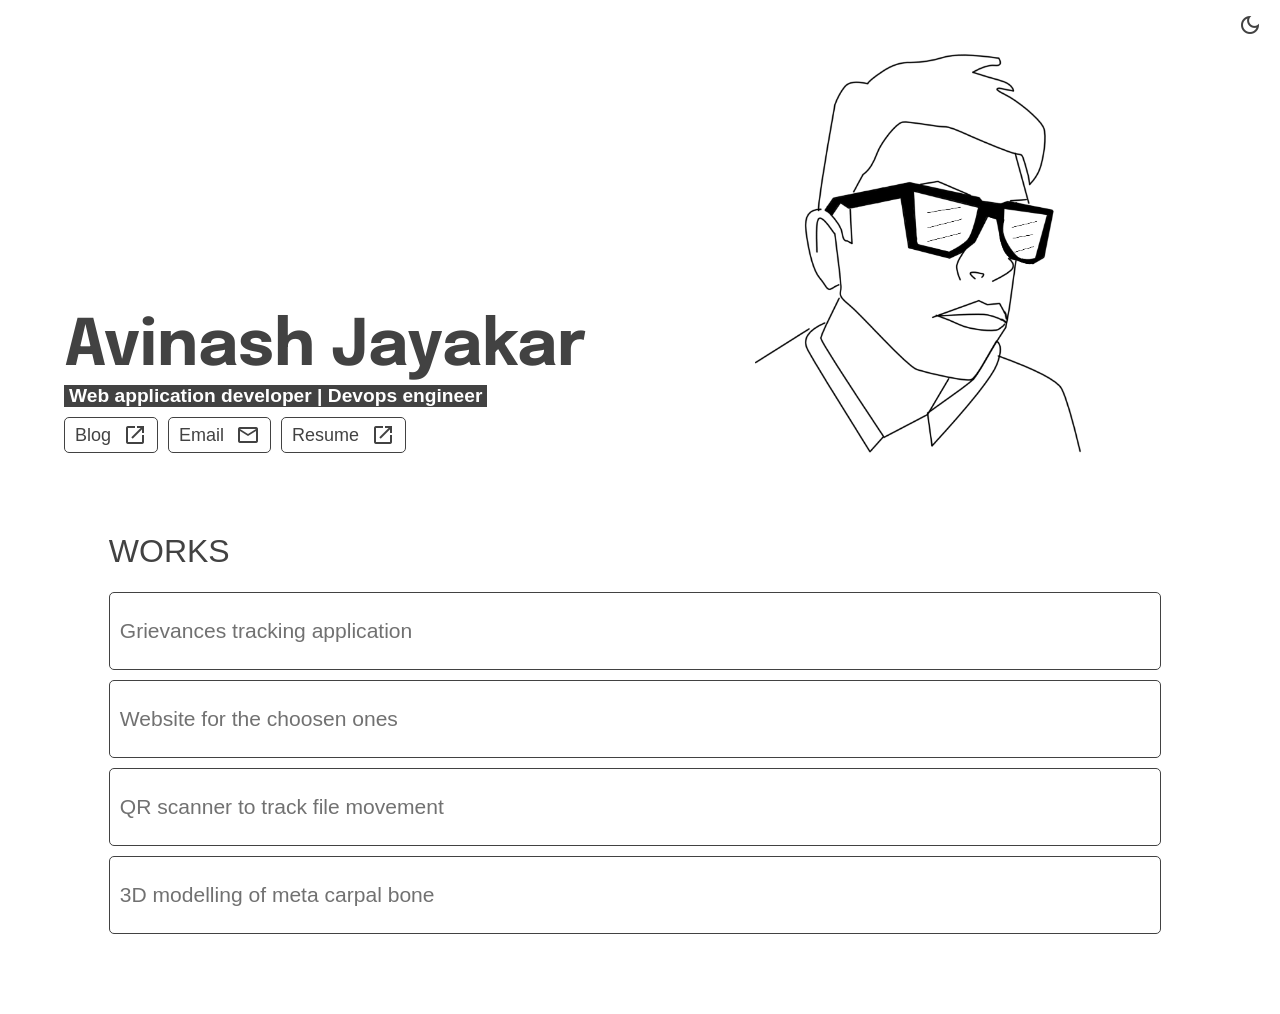
<file: index.html>
<!DOCTYPE html>
<html lang="en">

<head>
  <meta charset="UTF-8" />
  <meta http-equiv="X-UA-Compatible" content="IE=edge" />
  <meta name="viewport" content="width=device-width, initial-scale=1.0" />
  <link rel="stylesheet" href="styles/main.css" />
  <link rel="stylesheet"
    href="https://fonts.googleapis.com/css2?family=Material+Symbols+Outlined:opsz,wght,FILL,GRAD@48,400,0,0" />
  <link href="https://fonts.googleapis.com/css2?family=Epilogue:wght@700&display=swap" rel="stylesheet" />
  <link rel="shortcut icon" href="./assets/img/menacing.svg" type="image/x-icon" />
  <title>avithemad</title>
</head>

<body>
  <script src="scripts/main.js" defer></script>
  <header>
    <nav>
      <div class="nav-wrapper">
        <button class="nav-button" id="menu-button">
          <span class="material-symbols-outlined icon"> </span>
        </button>
        <button class="nav-button" id="theme-toggle">
          <span class="material-symbols-outlined icon" id="theme-icon">
            dark_mode
          </span>
        </button>
      </div>
    </nav>
  </header>

  <section class="intro-section">
    <div class="intro-section_text">
      <h1 class="intro-section_title">Avinash Jayakar</h1>
      <p class="intro-section_subtitle">
        Web application developer | Devops engineer
      </p>

      <div class="cta">
        <a class="cta-link" href="https://blog.snvt.xyz" target="_blank" rel="noopener noreferrer">Blog
          <span class="material-symbols-outlined"> open_in_new </span></a>
        <a class="cta-link" href="mailto:avithemad@gmail.com?subject=Mail from website visit.">Email <span
            class="material-symbols-outlined"> mail </span></a>
        <a class="cta-link" target="_blank" href="./assets/Avinash_Jayakar_Resume_2.pdf">Resume
          <span class="material-symbols-outlined">open_in_new </span></a>
      </div>
    </div>
    <div class="intro-section_image">
      <img src="./assets/img/adj-sketvh.png" class="intro-img" alt="" />
    </div>
  </section>

  <div class="work-section">
    <h1 style="font-weight: 100;">WORKS
      </h2>
      <div>
        <a class="cta-link" href="https://miom.netlify.app/" target="_blank">
          <h3 style="font-weight: 100;opacity: 0.75;">Grievances tracking application</h3>
        </a>
      </div>
      <div>
        <a class="cta-link" href="https://choosen-ones.netlify.app/" target="_blank">

          <h3 style="font-weight: 100;opacity: 0.75;">Website for the choosen ones</h3>
        </a>
      </div>
      <div>
        <a class="cta-link" href="https://miom.netlify.app/qrscanner" target="_blank">

          <h3 style="font-weight: 100;opacity: 0.75;">QR scanner to track file movement</h3>
        </a>
      </div>
      <div>
        <a class="cta-link" href="https://ieeexplore.ieee.org/document/8635067" target="_blank">

          <h3 style="font-weight: 100;opacity: 0.75;">3D modelling of meta carpal bone</h3>
        </a>
      </div>
  </div>
</body>

</html>
</file>
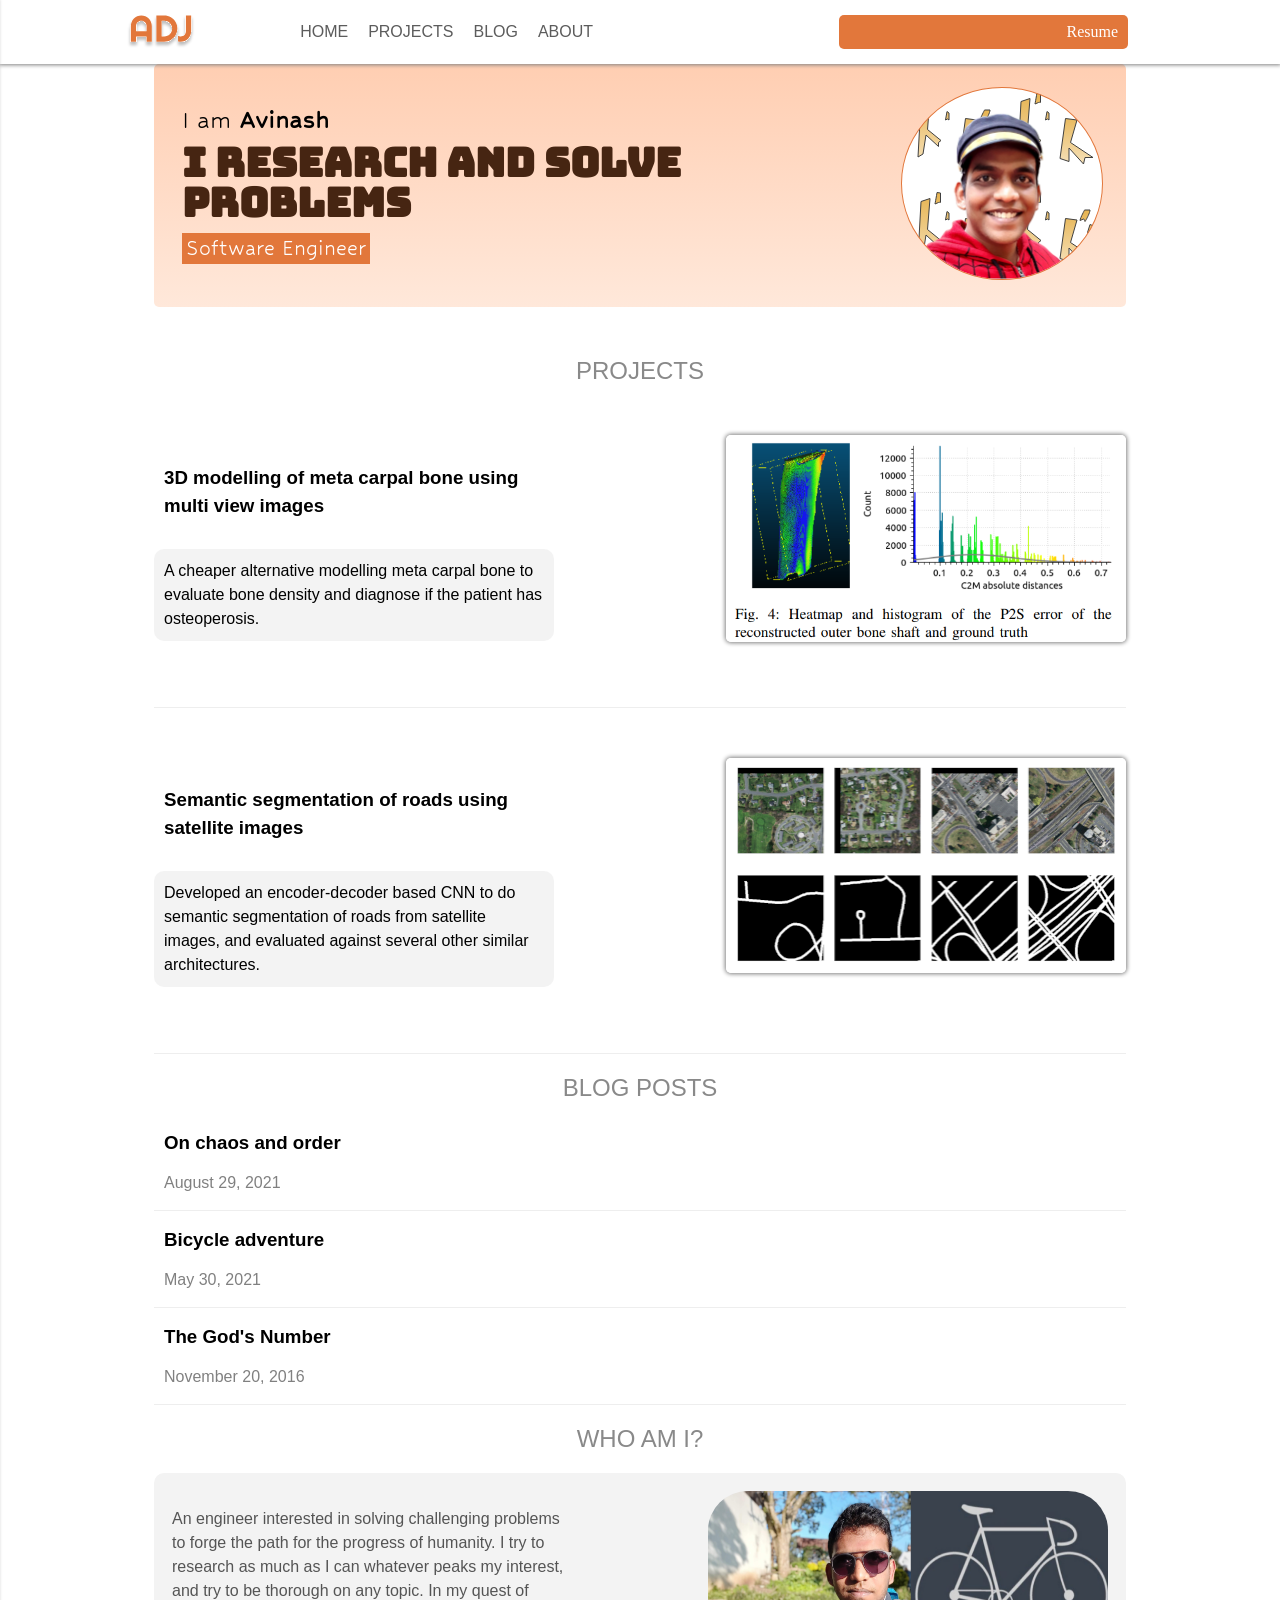
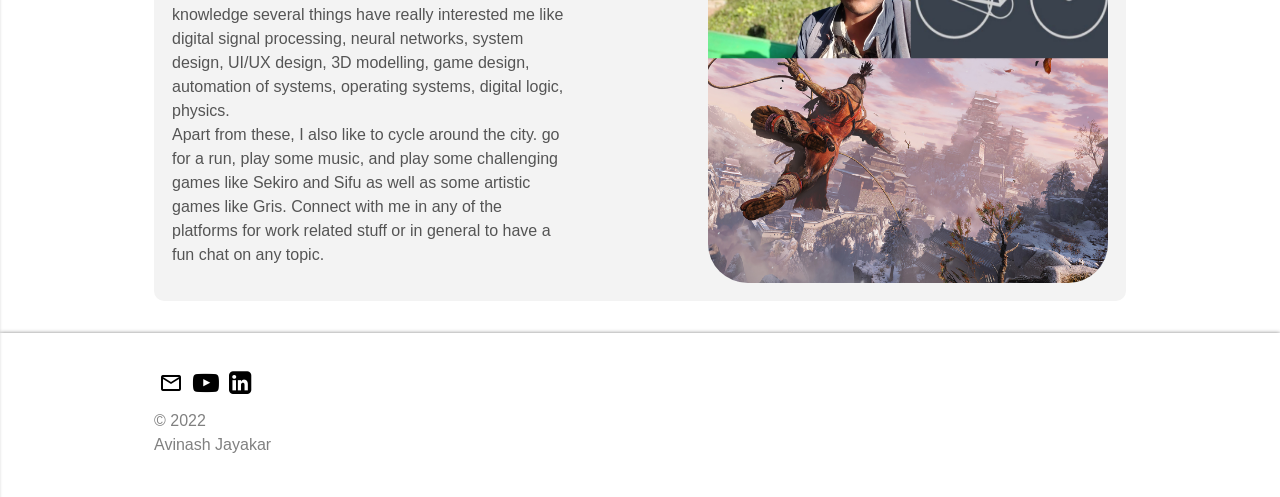
<file: index_old.html>
<!DOCTYPE html>
<html lang="en">

<head>
    <meta charset="UTF-8">
    <meta http-equiv="X-UA-Compatible" content="IE=edge">
    <meta name="viewport" content="width=device-width, initial-scale=1.0">
    <link rel="stylesheet" href="styles.css">
    <link rel="preconnect" href="https://fonts.googleapis.com">
    <link rel="preconnect" href="https://fonts.gstatic.com" crossorigin>
    <link rel="preconnect" href="https://fonts.gstatic.com" crossorigin>
    <link href="https://fonts.googleapis.com/css2?family=Bungee+Inline&family=Hubballi&display=swap" rel="stylesheet">
    <link href="https://fonts.googleapis.com/icon?family=Material+Icons+Outlined" rel="stylesheet">
    <link rel="stylesheet" href="https://cdnjs.cloudflare.com/ajax/libs/font-awesome/4.7.0/css/font-awesome.min.css">
    <link rel="shortcut icon" href="favicon.ico" type="image/x-icon">
    <title>Avinash Jayakar</title>
</head>

<body>
    <nav class="navigation-mobile" id="navigation-mobile">
        <button id="nav-back">
            <span class="material-icons-outlined nav-mobile-back">
                arrow_back
            </span>
        </button>
        <ul class="navigation__items">
            <li class="nav__item">
                <a href="#home" class="nav__link">home</a>
            </li>
            <li class="nav__item">
                <a href="#projects" class="nav__link">projects</a>
            </li>
            <li class="nav__item">
                <a href="#blog-posts" class="nav__link">blog</a>
            </li>
            <li class="nav__item">
                <a href="#about" class="nav__link">about</a>
            </li>
        </ul>
    </nav>
    <div id="body-wrapper">
       
        <header class="header">

            <div class="nav-bar">
                <button id="nav-toggle" class="nav-toggle" aria-label="toggle-navigation">
                    <span class="material-icons-outlined">
                        menu
                    </span>
                </button>
                <div class="logo">
                    <img src="img/adj-logo.svg" height="50">
                </div>


                <nav class="navigation">
                    <ul class="navigation__items">
                        <li class="nav__item">
                            <a href="#home" class="nav__link">home</a>
                        </li>
                        <li class="nav__item">
                            <a href="#projects" class="nav__link">projects</a>
                        </li>
                        <li class="nav__item">
                            <a href="#blog-posts" class="nav__link">blog</a>
                        </li>
                        <li class="nav__item">
                            <a href="#about" class="nav__link">about</a>
                        </li>
                    </ul>
                </nav>
                <div class="resume">
                    <span class="material-icons open-resume">
                        <span class="material-icons-outlined">
                            file_open
                        </span>
                    </span>
                    <a class="resume-link" target="_blank" href="Resume_Avinash_Jayakar.pdf">Resume</a>
                </div>
            </div>
        </header>

        <main class="site-content">
            <div class="site-wrapper">
                <section class="intro" id="home">
                    <div class="intro__bio">
                        <h1 class="section__title--intro">
                            I am
                            <strong>Avinash</strong>
                        </h1>
                        <h1 class="tag-line">
                            I research and solve problems
                        </h1>
                        <p class="section__subtitle--intro">Software Engineer</p>
                    </div>

                    <div class="profile-picture">
                        <img class="adj-image" src="img/adj-image.png" alt="">
                    </div>

                </section>

                <section class="my-projects" id="projects">
                    <h2 class="section__title ">projects</h2>
                    <div class="projects">
                        <div class="project">
                            <div class="project-description">
                                <a href="https://ieeexplore.ieee.org/document/8635067" target="_blank">
                                    <h3>3D modelling of meta carpal bone using multi view images</h3>
                                    <p>
                                        A cheaper alternative modelling meta carpal bone to evaluate bone density and
                                        diagnose if the patient has osteoperosis.
                                    </p>
                                </a>
                            </div>
                            <div class="proj-img-wrapper">
                                <a href="https://ieeexplore.ieee.org/document/8635067" target="_blank"><img
                                        class="proj-img" src="img/project/meta-carpal.PNG" alt=""></a>
                            </div>
                        </div>
                        <hr>
                        <div class="project">


                            <div class="project-description">
                                <a href="https://ieeexplore.ieee.org/document/8763955" target="_blank">
                                    <h3>Semantic segmentation of roads using satellite images</h3>
                                    <p>
                                        Developed an encoder-decoder based CNN to do semantic segmentation of roads from
                                        satellite images, and evaluated against several other similar architectures.
                                    </p>
                                </a>
                            </div>
                            <div class="proj-img-wrapper">
                                <a href="https://ieeexplore.ieee.org/document/8763955" target="_blank"><img
                                        class="proj-img" src="img/project/semantic-seg.png" alt=""></a>
                            </div>
                        </div>


                    </div>
                    <hr>
                </section>

                <section class="my-blogs" id="blog-posts">
                    <h2 class="section__title">blog posts</h2>
                    <div class="blog">
                        <a href="https://avithemad.blogspot.com/2021/08/on-chaos.html" target="_blank">
                            <h3 class="blog-title">On chaos and order</h3>
                            <p class="blog-date">August 29, 2021</p>
                        </a>
                    </div>
                    <hr>
                    <div class="blog">
                        <a href="https://avithemad.blogspot.com/2021/05/djs-bizarre-adventure-1.html" target="_blank">
                            <h3 class="blog-title">Bicycle adventure</h3>
                            <p class="blog-date">May 30, 2021</p>
                        </a>
                    </div>
                    <hr>
                    <div class="blog">
                        <a href="https://avithemad.blogspot.com/2016/11/the-gods-number.html" target="_blank">
                            <h3 class="blog-title">The God's Number</h3>
                            <p class="blog-date">November 20, 2016</p>
                        </a>
                    </div>
                    <hr>
                </section>

                <section class="about" id="about">
                    <h2 class="section__title section__title--about">who am i?</h2>

                    <div class="about-wrapper">
                        <div class="about-me__body">
                            <p>An engineer interested in solving challenging problems to forge the path for the progress
                                of
                                humanity. I try to research as much as I can whatever peaks my interest, and try to be
                                thorough
                                on any topic. In my quest of knowledge several things have really interested me like
                                digital
                                signal processing, neural networks, system design, UI/UX design, 3D modelling, game
                                design,
                                automation of systems, operating systems,
                                digital logic, physics. <br>Apart from these, I also like to cycle around the city. go
                                for a
                                run,
                                play some music, and play some challenging games like Sekiro and Sifu as well as some
                                artistic
                                games like Gris. Connect with me in any of
                                the platforms for work related stuff or in general to have a fun chat on any
                                topic.
                            </p>
                        </div>
                        <img class="about-img" src="img/about.png" alt="">
                    </div>
                </section>
            </div>
        </main>

        <footer>
            <div class="footer">
                <div class="connect-links">
                    <a class="connect-link"
                        href="mailto:avithemad@gmail.com?subject=Visited your website, lets connect."><span
                            class="material-icons-outlined">
                            email
                        </span></a>
                    <a class="connect-link" href="https://www.youtube.com/channel/UCjl1GkvPiXqBlYiiOVGLkyA"
                        target="_blank">
                        <i class="fa fa-youtube-play"></i>
                    </a>
                    <a class="connect-link" href="https://www.linkedin.com/in/avinash-jayakar-379961178/">
                        <i class="fa fa-linkedin-square"></i></a>
                </div>

                <div class="copyright">
                    <p>&copy; 2022</p>
                    <p>Avinash Jayakar
                    <p>
                </div>
            </div>

        </footer>
    </div>

    <script>
        var toggleButton = document.getElementById("nav-toggle");
        var mobileNavigation = document.getElementById("navigation-mobile");
        var navBack = document.getElementById("nav-back");
        var bodyWrapper = document.getElementById("body-wrapper");
        toggleButton.onclick = () => {
            mobileNavigation.style.left = 0;
            bodyWrapper.style.opacity = 0.5;
        }
        navBack.onclick = () => {
            mobileNavigation.style.left = "-220px";
            bodyWrapper.style.opacity = 1;
        }
    </script>

</body>

</html>
</file>
<file: styles/main.css>
:root {
  --primary-color: #302ae6;
  --secondary-color: #536390;
  --font-color: #424242;
  --bg-color: #fff;
  --heading-color: #292922;
  --switch-duration: 200ms;
  --img-contrast: contrast(1);
}

[data-theme=dark] {
  --primary-color: #9a97f3;
  --secondary-color: #818cab;
  --font-color: #ffffff;
  --bg-color: #000000;
  --heading-color: #818cab;
  --img-contrast: contrast(0);
}

body {
  font-family: "Lucida Sans", "Lucida Sans Regular", "Lucida Grande", "Lucida Sans Unicode", Geneva, Verdana, sans-serif;
  margin: 0;
  background-color: var(--bg-color);
  color: var(--font-color);
  transition-duration: var(--switch-duration);
  transition-property: background;
}

.icon {
  color: var(--font-color);
  transition-duration: var(--switch-duration);
}

.nav-button {
  border: none;
  background-color: var(--bg-color);
  transition-duration: var(--switch-duration);
}

.nav-wrapper {
  margin: 12px;
  display: flex;
  justify-content: space-between;
}

.intro-section {
  display: flex;
  margin: auto;
  width: 90%;
}

.intro-section_text {
  display: flex;
  flex-direction: column;
  justify-content: flex-end;
  width: 50%;
}

.intro-section_title {
  font-family: "Epilogue", sans-serif;
  font-size: 64px;
  margin: 0;
}

.intro-section_subtitle {
  margin: 0;
  background-color: var(--font-color);
  color: var(--bg-color);
  font-weight: bold;
  font-size: larger;
  margin-right: auto;
  margin-top: 5px;
  padding: 0 5px;
}

.intro-img {
  width: 60%;
  filter: var(--img-contrast);
}

.intro-section_image {
  display: flex;
  width: 50%;
  justify-content: center;
}

.cta {
  display: flex;
}

.cta-link {
  text-decoration: none;
  color: var(--font-color);
  border: 1px solid;
  border-radius: 5px;
  padding: 5px 10px;
  margin: 10px 10px 0 0;
  font-size: large;
  display: flex;
  align-items: center;
  transition-duration: var(--switch-duration);
}
.cta-link span {
  padding-left: 12px;
}

.cta-link:hover {
  opacity: 0.5;
}

@media (max-width: 850px) {
  .intro-section {
    flex-direction: column;
  }
  .intro-img {
    width: 100%;
    order: 0;
  }
  .intro-section_text {
    order: 1;
    width: 100%;
  }
  .intro-section_title {
    font-size: 40px;
  }
  .intro-section_subtitle {
    font-size: 13px;
  }
  .intro-section_image {
    align-self: center;
    margin-bottom: 20px;
  }
  .cta-link {
    font-size: medium;
  }
}
.work-section {
  width: 83%;
  margin: 5rem auto;
}/*# sourceMappingURL=main.css.map */
</file>
<file: styles.css>
body {
    min-height: 100vh;
    overflow-x: hidden;
    margin: 0;
    font-family: Arial, Helvetica, sans-serif;
    height: 100%;

}


/* Navigation section */
.header {
    display: grid;
    box-shadow: 0 0 4px 1px grey;
    grid-template-columns: 1fr min(1036px, 100%) 1fr;
    gap: 10px;
    height: 64px;
    left: 0;
    position: fixed;
    right: 0;
    top: 0;
    z-index: 1000;

}
.nav-bar {
    grid-column: 2 / auto;
    background: #fff;
    height: 64px;
    display: flex;
    align-items: center;
}

.logo {
    align-self: center;

}
.navigation {
    margin: 0 50px;
}

.navigation-mobile{
    position: fixed;
    /* display: none; */
    top: 0;
    left: 0;
    height: 9000px;
    box-shadow: 0 0 4px 1px grey;
    z-index: 2000;
    background-color: white;
    left: -220px;
    transition: all 0.2s ease-in;
}
#nav-back{
    border: none;
    background-color: white;
    
}
#body-wrapper{
    transition: all 0.15s ease-in;
}
.nav-mobile-back{
    margin: 8px;
    padding: 12px;
    border-radius: 50%;
}
.nav-mobile-back:hover{
    background-color: rgb(229, 229, 229);
}
.navigation-mobile > .navigation__items{
    display: flexbox;
    flex-direction: column;
    padding: 32px 0 0px 0px ;
   
}
.navigation-mobile > .navigation__items > li{
    display: flexbox;
    flex-direction: column;
    padding: 12px 100px 12px 32px ;
}

.navigation__items {
    display: flex;
    margin: 0;
}

.nav__item {
    list-style: none;
    padding: 10px;
}
.nav__link {
    text-decoration: none;
    text-transform: uppercase;
    font-size: 16px;
    color: rgb(92, 92, 92);
    display: inline-block;
    transition: transform 0.15s ease-out;
}
.nav__link:hover {
    transform: translate(0, 3px);
}
.nav-toggle {
    background-color: #fff;
    border: none;
    width: 40px;
    height: 40px;
    align-self: center;
    border-radius: 20px;
    margin: 0 5px;
    transition: all 0.15s ease-out;
}
.nav-toggle:hover {
    background-color: rgb(229, 229, 229);
}
.open-resume {
    transform: scale(0.7, 0.7);
    padding: 3px;
}
.resume {
    margin-left: auto;
    margin-right: 30px;
    background-color: #E2773B;
    border-radius: 5px;
    color: white;
    display: flex;
    align-items: center;
}
.resume-link {
    padding: 3px 10px 4px 5px;
    text-decoration: none;
    font-family: 'Arial Narrow';
    color: white;
}
/* Site content start */

.site-content {
    margin-top: 64px;
    display: grid;
    grid-template-columns: 1fr min(1036px, 100%) 1fr;
}
.site-wrapper {
    grid-column: 2 / auto;
    margin: 0 32px 32px;
}
/* intro section */
.intro {
    display: grid;
    grid-template-columns: auto auto;
    align-items: center;
    justify-items: center;
    padding: 18px;
    background-image: linear-gradient(#ffceb2, #ffe8da);
    border-radius: 5px;
}
.intro__bio {
    display: flex;
    flex-direction: column;
    margin: 5px;
    animation-name: fade-in-picture;
    animation-duration: 1s;
}

.section__title {
    text-transform: uppercase;
    font-weight: 500;
    color: rgb(137, 137, 137);
    text-align: center;
}
.section__title--intro {
    color: black;
    margin: 5px;
    font-size: 28px;
    font-weight: 200;
    font-family: Hubballi;
    text-transform: none;
}
.section__subtitle--intro {
    font-family: Hubballi;
    font-weight: 1000;
    margin: 5px;
    font-size: large;
    font-size: 24px;
    font-weight: 500;
    color: white;
    background-color: #E2773B;
    padding: 4px;
    width: fit-content;
}
.tag-line {
    margin: 5px;
    font-size: 40px;
    font-family: 'Bungee Inline';
    line-height: 1;
    color: #462512;
}
.profile-picture {
    animation-name: zoom-in-picture;
    animation-duration: 0.5s;
}
@keyframes zoom-in-picture {
    0% {
        transform: scale(0, 0);
    }
    70% {
        transform: scale(1.01, 1.01);
    }
    100% {
        transform: scale(1, 1);
    }
}
@keyframes fade-in-picture {
    0% {
        opacity: 0;
    }
    100% {
        opacity: 1;
    }
}
.adj-image {
    border-radius: 50%;
    border: #E2773B 1px solid;
    background: linear-gradient(rgba(255, 255, 255, 0.25), rgba(255,255,255,.25)), url("img/pillarmen.svg");
    background-size: 100px;
    width: 200px;

    animation-name: background-anim;
    animation-duration: 80s;
    animation-iteration-count: infinite;
    margin: 5px;
    transition: all 0.1s ease-out;
}
.adj-image:hover {
    transform: scale(1.1, 1.1);
    background: url("img/menacing.svg");
}
@keyframes background-anim {
    0% {
        background-position-y: 300px;
    }
    50% {
        background-position-y: 0;
    }
    100% {
        background-position-y: 300px;
    }
}


/* Projects section */
.my-projects {
    margin-top: 50px;
}
.project {
    display: flex;
    justify-content: space-between;
    margin: 50px 0;
    animation-name: fade-in-picture;
    animation-duration: 0.5s;
}
.project-description {
    width: 400px;
    transition: all 0.5s ease-out;
}
.project-description:hover {
    transform: scale(1.05, 1.05);

}
.project-description > a {
    text-decoration: none;
    color: black;
}
.project-description > a > h3 {
    padding: 10px;
    line-height: 1.5;
}
.project-description > a > p {
    line-height: 1.5;
    background-color: #dedede5a;
    border-radius: 10px;
    padding: 10px;
}
.proj-img {
    width: 400px;
    box-shadow: 0 0 4px 1px grey;
    border-radius: 5px;
    transition: all 0.5s ease-out;
}
.proj-img:hover {
    transform: scale(1.05, 1.05);
}

/* blog section */
.blog > a {
    text-decoration: none;
    color: black;

}
.blog {
    transition: all 0.15s ease-out;
    animation-name: fade-in-picture;
    animation-duration: 1s;
}
.blog:hover {
    transform: scale(1.01, 1.01)
}
.blog-title {
    padding: 10px;
    margin: 0;
}
.blog-date {
    padding: 10px;
    margin: 0;
    color: gray;
}
hr {
    background-color: #eee;
    border: 0 none;
    color: #eee;
    height: 1px;
}
/* about section */

.about-wrapper {
    display: flex;
    justify-content: space-between;
    background-color: #f3f3f3;
    border-radius: 10px;
    padding: 18px;
    animation-name: fade-in-picture;
    animation-duration: 1s;
}
.about-me__body {
    color: rgba(0, 0, 0, 0.655);
    width: 400px;
    line-height: 1.5;
}
.about-img {
    border-radius: 10%;
    width: 400px;
}
/* Footer section */
.connect-links {
    display: flex;
    align-items: center;
}
.connect-link {
    padding: 5px;
    color: black;
    font-size: 26px;
}

footer {
    display: grid;
    grid-template-columns: 1fr min(1036px, 100%) 1fr;
    position: relative;
    bottom: 0;
    left: 0;
    width: 100%;
    border-bottom: none;
    box-shadow: 0 0 4px 0.1px grey;
}

.footer {
    grid-column: 2 / auto;
    line-height: 0.5;
    margin: 32px;

}
.copyright {
    color: gray;
}


@media(min-width: 850px) {
    .nav-toggle {
        display: none;
    }
}

@media(max-width: 850px) {
    .navigation {
        display: none;
        background-color: aqua;
    }
    .intro {
        grid-template-columns: auto;
    }
    .profile-picture {
        grid-row-start: 1;
        grid-row-end: 2;
    }
    .section__title--intro {
        grid-row-start: 2;
        grid-row-end: 3;
    }
    .intro__bio {
        text-align: center;
    }
    .section__subtitle--intro {
        width: fit-content;
        align-self: center;
    }
    .project {
        display: flex;
        justify-items: center;
        align-items: center;
        flex-direction: column;
        justify-content: space-between;
        margin: 50px 0;
    }
    .project-description {
        width: 300px;
    }
    .proj-img {
        width: 300px;
    }
    .about-wrapper {
        width: fit-content;
        margin: auto;
        flex-direction: column;
        align-items: center;
    }
    .about-me__body {
        width: 300px;
        line-height: 1.5;
    }
    .about-img {
        border-radius: 10%;
        width: 300px;
    }
}
</file>
